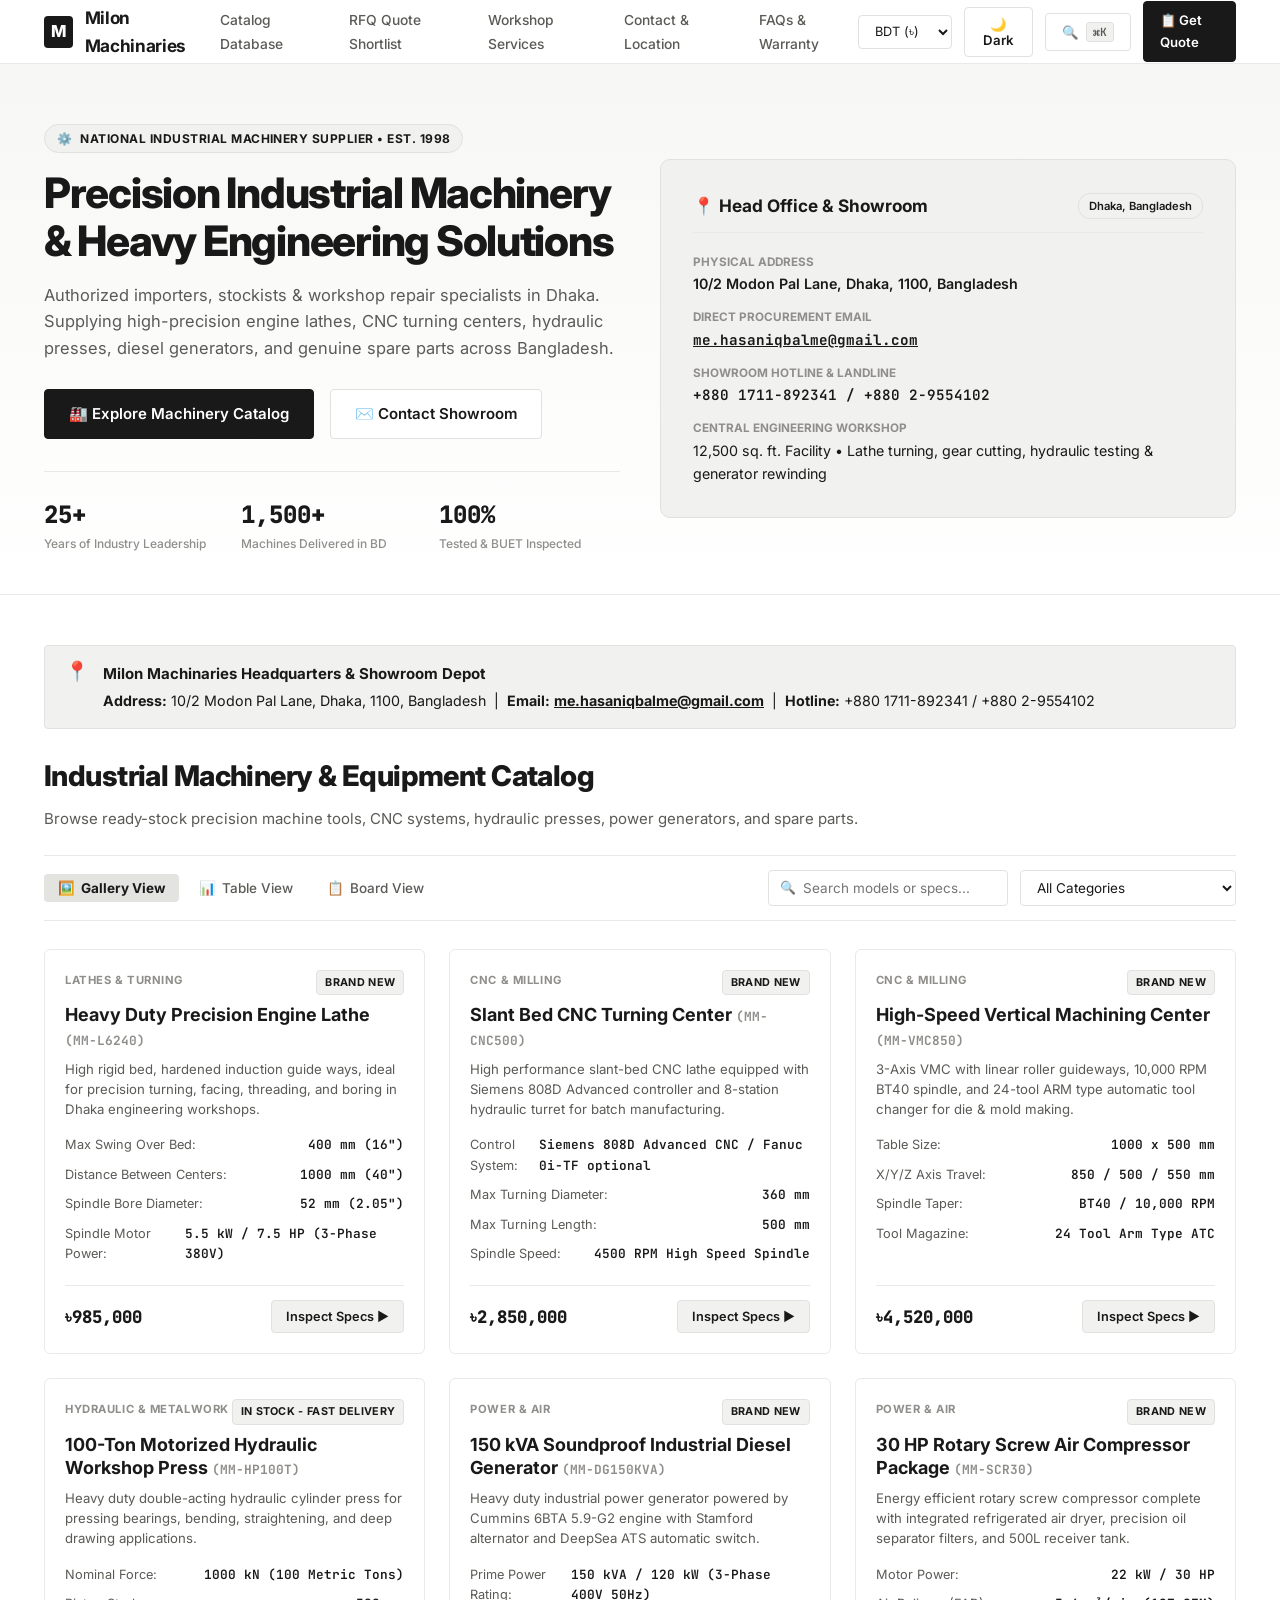
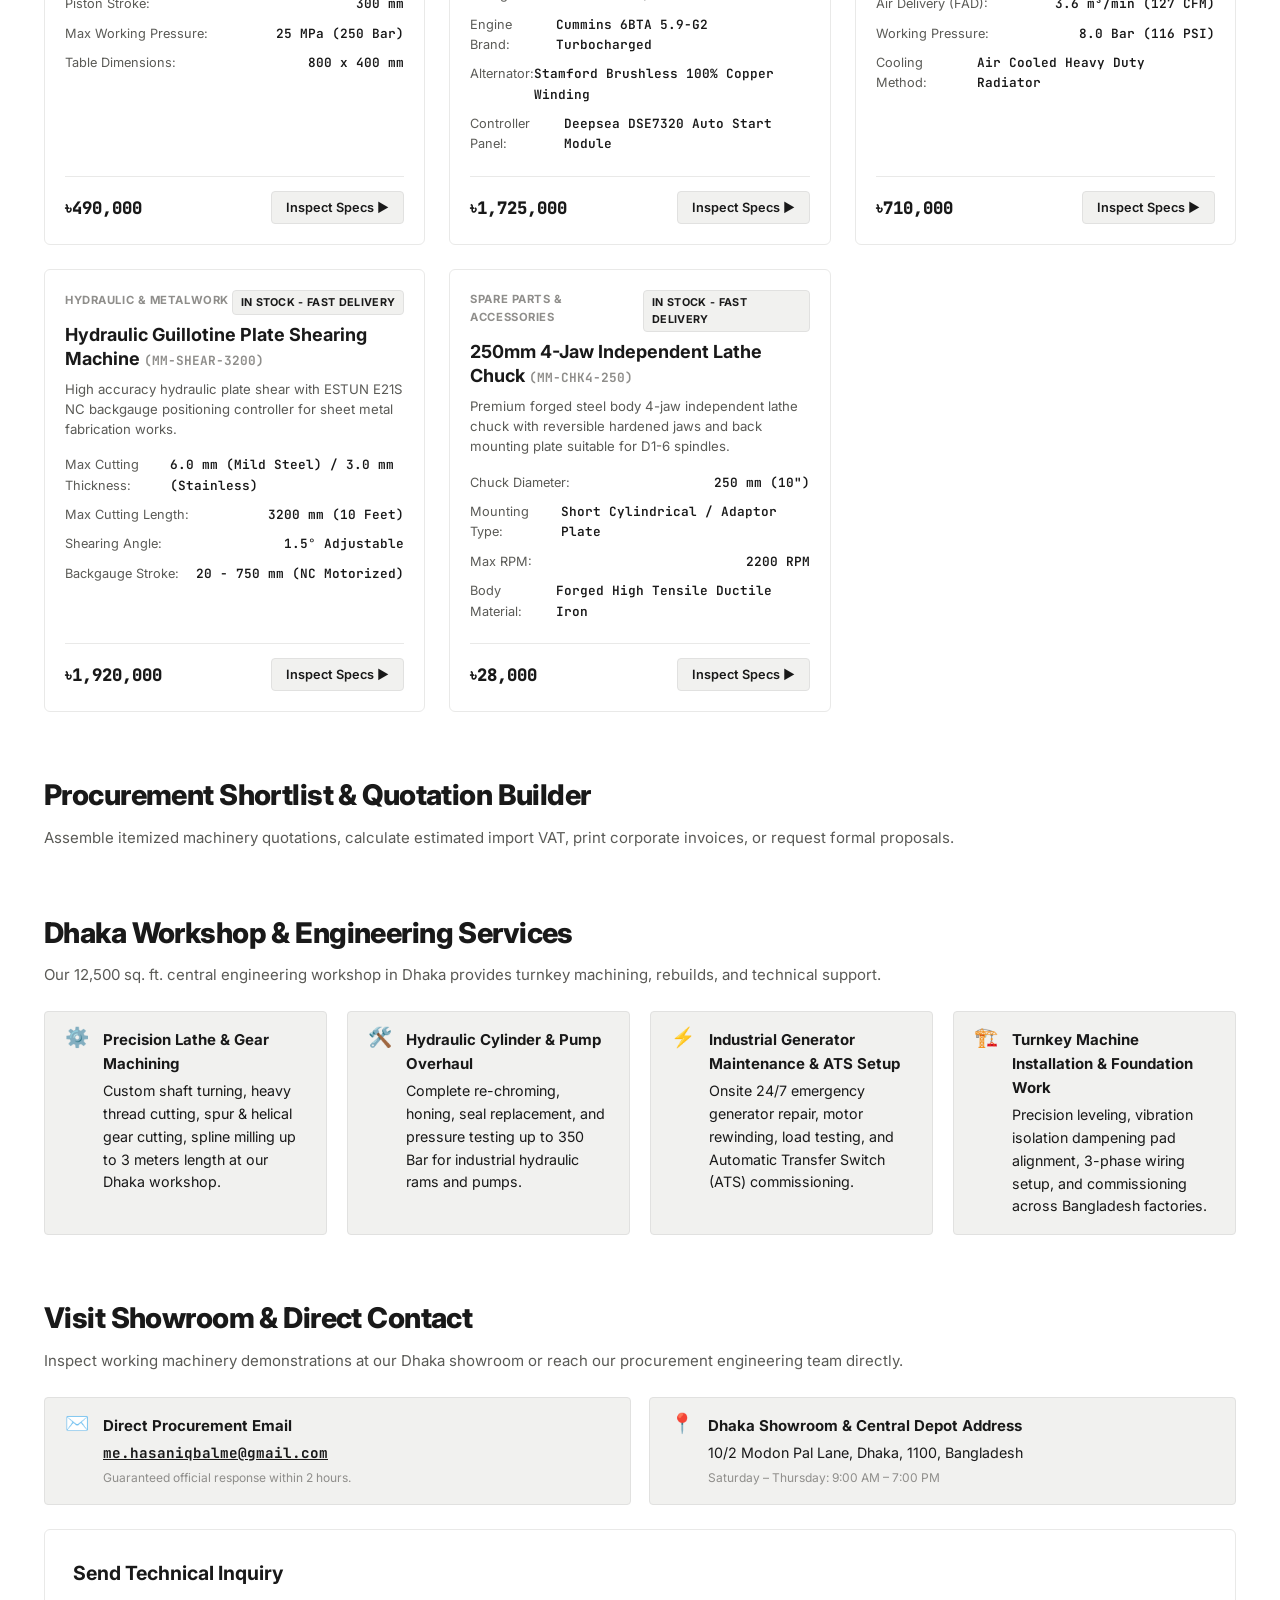
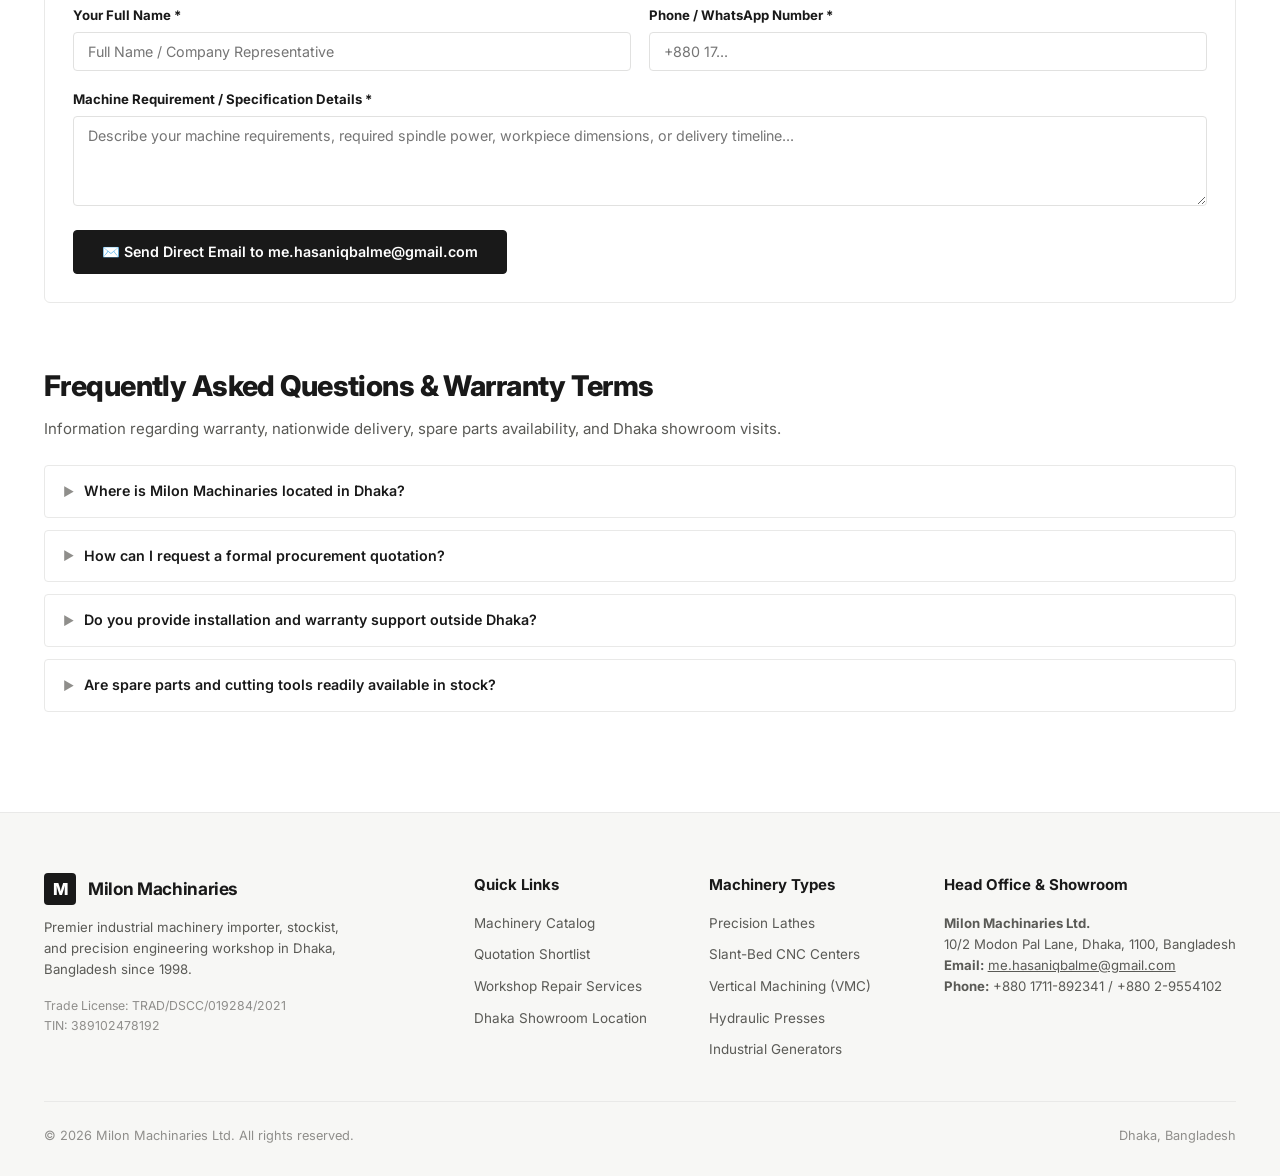
<file: index.html>
<!DOCTYPE html>
<html lang="en" data-theme="light">
<head>
  <meta charset="UTF-8">
  <meta name="viewport" content="width=device-width, initial-scale=1.0">
  
  <!-- Primary SEO Meta Tags -->
  <title>Milon Machinaries | Premier Industrial Machinery Supplier & Precision Engineering Dhaka Bangladesh</title>
  <meta name="title" content="Milon Machinaries | Premier Industrial Machinery Supplier & Precision Engineering Dhaka Bangladesh">
  <meta name="description" content="Milon Machinaries is Bangladesh's premier industrial supplier of precision engine lathes, CNC turning centers, hydraulic presses, diesel generators, rotary screw compressors, and genuine spare parts. Located at 10/2 Modon Pal Lane, Dhaka 1100. Contact: me.hasaniqbalme@gmail.com">
  <meta name="keywords" content="Milon Machinaries, lathe machine Bangladesh, CNC lathe Dhaka, industrial machinery Dhaka, hydraulic press Bangladesh, generator 150 kva, Modon Pal Lane Dhaka, engineering tools">
  <meta name="robots" content="index, follow">
  <meta name="author" content="Milon Machinaries Ltd.">

  <!-- Notion Style CSS -->
  <link rel="stylesheet" href="css/notion.css">
</head>
<body>

  <!-- ==========================================================================
       LANDING PAGE TOP GLOBAL NAVBAR
       ========================================================================== -->
  <header class="landing-navbar">
    <div class="container navbar-inner">
      <a href="#" class="brand-logo-group">
        <div class="brand-badge-icon">M</div>
        <span>Milon Machinaries</span>
      </a>

      <nav aria-label="Main Navigation">
        <ul class="nav-links-desktop">
          <li><a href="#catalog-section" class="nav-link">Catalog Database</a></li>
          <li><a href="#rfq-section" class="nav-link">RFQ Quote Shortlist</a></li>
          <li><a href="#services-section" class="nav-link">Workshop Services</a></li>
          <li><a href="#contact-section" class="nav-link">Contact & Location</a></li>
          <li><a href="#faq-section" class="nav-link">FAQs & Warranty</a></li>
        </ul>
      </nav>

      <div class="navbar-controls">
        <select id="currency-select" class="filter-select" style="height:34px; font-size:0.85rem;" aria-label="Select Currency">
          <option value="BDT">BDT (৳)</option>
          <option value="USD">USD ($)</option>
        </select>

        <button id="theme-toggle-btn" class="action-btn" aria-label="Toggle Theme">
          🌙 Dark
        </button>

        <button id="open-command-btn" class="action-btn" aria-label="Quick Search">
          <span>🔍</span>
          <span class="kbd-shortcut">⌘K</span>
        </button>

        <a href="#rfq-section" class="action-btn primary">
          📋 Get Quote <span id="rfq-count-badge" class="kbd-shortcut" style="display:none; background:var(--bg-main); color:var(--text-main);">0</span>
        </a>
      </div>
    </div>
  </header>

  <!-- ==========================================================================
       LANDING PAGE HERO SECTION
       ========================================================================== -->
  <section class="hero-section">
    <div class="container hero-grid">
      <div class="hero-content">
        <div class="hero-eyebrow">
          <span>⚙️</span> NATIONAL INDUSTRIAL MACHINERY SUPPLIER • EST. 1998
        </div>
        <h1 class="hero-title">
          Precision Industrial Machinery & Heavy Engineering Solutions
        </h1>
        <p class="hero-subtitle">
          Authorized importers, stockists & workshop repair specialists in Dhaka. Supplying high-precision engine lathes, CNC turning centers, hydraulic presses, diesel generators, and genuine spare parts across Bangladesh.
        </p>

        <div class="hero-cta-group">
          <a href="#catalog-section" class="action-btn primary" style="padding: 12px 24px; font-size: 1rem;">
            🏭 Explore Machinery Catalog
          </a>
          <a href="#contact-section" class="action-btn" style="padding: 12px 24px; font-size: 1rem;">
            ✉️ Contact Showroom
          </a>
        </div>

        <div class="stats-bar">
          <div class="stat-item">
            <span class="stat-number">25+</span>
            <span class="stat-label">Years of Industry Leadership</span>
          </div>
          <div class="stat-item">
            <span class="stat-number">1,500+</span>
            <span class="stat-label">Machines Delivered in BD</span>
          </div>
          <div class="stat-item">
            <span class="stat-number">100%</span>
            <span class="stat-label">Tested & BUET Inspected</span>
          </div>
        </div>
      </div>

      <div class="hero-info-card" style="background:var(--bg-callout); border:1px solid var(--border-subtle); border-radius:var(--radius-lg); padding:32px; display:flex; flex-direction:column; gap:20px;">
        <div style="font-weight:700; font-size:1.15rem; border-bottom:1px solid var(--border-light); padding-bottom:12px; display:flex; justify-content:space-between; align-items:center;">
          <span>📍 Head Office & Showroom</span>
          <span class="status-tag">Dhaka, Bangladesh</span>
        </div>

        <div style="display:flex; flex-direction:column; gap:12px; font-size:0.95rem;">
          <div>
            <strong style="color:var(--text-muted); font-size:0.78rem; text-transform:uppercase; display:block; margin-bottom:2px;">Physical Address</strong>
            <span style="font-weight:600;">10/2 Modon Pal Lane, Dhaka, 1100, Bangladesh</span>
          </div>

          <div>
            <strong style="color:var(--text-muted); font-size:0.78rem; text-transform:uppercase; display:block; margin-bottom:2px;">Direct Procurement Email</strong>
            <a href="mailto:me.hasaniqbalme@gmail.com" style="font-family:var(--font-mono); font-weight:700; text-decoration:underline;">me.hasaniqbalme@gmail.com</a>
          </div>

          <div>
            <strong style="color:var(--text-muted); font-size:0.78rem; text-transform:uppercase; display:block; margin-bottom:2px;">Showroom Hotline & Landline</strong>
            <span style="font-family:var(--font-mono); font-weight:600;">+880 1711-892341 / +880 2-9554102</span>
          </div>

          <div>
            <strong style="color:var(--text-muted); font-size:0.78rem; text-transform:uppercase; display:block; margin-bottom:2px;">Central Engineering Workshop</strong>
            <span>12,500 sq. ft. Facility • Lathe turning, gear cutting, hydraulic testing & generator rewinding</span>
          </div>
        </div>
      </div>
    </div>
  </section>

  <!-- ==========================================================================
       MAIN CONTENT LANDING PAGE BODY
       ========================================================================== -->
  <main class="container" style="padding-top: 50px; padding-bottom: 60px;">

    <!-- Company Callout Banner -->
    <div class="notion-callout">
      <span class="callout-icon">📍</span>
      <div class="callout-content">
        <div class="callout-title">Milon Machinaries Headquarters & Showroom Depot</div>
        <p>
          <strong>Address:</strong> 10/2 Modon Pal Lane, Dhaka, 1100, Bangladesh &nbsp;|&nbsp; 
          <strong>Email:</strong> <a href="mailto:me.hasaniqbalme@gmail.com" style="text-decoration:underline; font-weight:bold;">me.hasaniqbalme@gmail.com</a> &nbsp;|&nbsp; 
          <strong>Hotline:</strong> +880 1711-892341 / +880 2-9554102
        </p>
      </div>
    </div>

    <!-- ==========================================================================
         PAGE SECTION 1: MACHINERY CATALOG DATABASE
         ========================================================================== -->
    <section id="catalog-section" style="margin-bottom: 60px;">
      <div class="section-header-group">
        <h2 class="section-title">Industrial Machinery & Equipment Catalog</h2>
        <p class="section-subtitle">Browse ready-stock precision machine tools, CNC systems, hydraulic presses, power generators, and spare parts.</p>
      </div>

      <!-- Database Controls Bar -->
      <div class="database-controls-bar">
        <div class="view-tabs" role="tablist">
          <button class="view-tab active" data-view="gallery" role="tab" aria-selected="true">
            <span>🖼️</span> Gallery View
          </button>
          <button class="view-tab" data-view="table" role="tab" aria-selected="false">
            <span>📊</span> Table View
          </button>
          <button class="view-tab" data-view="board" role="tab" aria-selected="false">
            <span>📋</span> Board View
          </button>
        </div>

        <div class="filter-search-group">
          <div class="search-box">
            <span class="search-icon">🔍</span>
            <input type="text" id="search-input" placeholder="Search models or specs..." aria-label="Search machinery catalog" />
          </div>

          <select id="category-filter" class="filter-select" aria-label="Filter by category">
            <option value="all">All Categories</option>
          </select>
        </div>
      </div>

      <!-- Dynamic Machinery Catalog Container -->
      <div id="catalog-container" class="gallery-grid"></div>
    </section>

    <!-- ==========================================================================
         PAGE SECTION 2: RFQ QUOTE SHORTLIST & CALCULATOR
         ========================================================================== -->
    <section id="rfq-section" style="margin-bottom: 60px;">
      <div class="section-header-group">
        <h2 class="section-title">Procurement Shortlist & Quotation Builder</h2>
        <p class="section-subtitle">Assemble itemized machinery quotations, calculate estimated import VAT, print corporate invoices, or request formal proposals.</p>
      </div>
      <div id="rfq-section-container"></div>
    </section>

    <!-- ==========================================================================
         PAGE SECTION 3: WORKSHOP ENGINEERING SERVICES
         ========================================================================== -->
    <section id="services-section" style="margin-bottom: 60px;">
      <div class="section-header-group">
        <h2 class="section-title">Dhaka Workshop & Engineering Services</h2>
        <p class="section-subtitle">Our 12,500 sq. ft. central engineering workshop in Dhaka provides turnkey machining, rebuilds, and technical support.</p>
      </div>
      <div id="services-grid-container" style="display: grid; grid-template-columns: repeat(auto-fit, minmax(280px, 1fr)); gap: 20px;"></div>
    </section>

    <!-- ==========================================================================
         PAGE SECTION 4: SHOWROOM LOCATION & CONTACT
         ========================================================================== -->
    <section id="contact-section" style="margin-bottom: 60px;">
      <div class="section-header-group">
        <h2 class="section-title">Visit Showroom & Direct Contact</h2>
        <p class="section-subtitle">Inspect working machinery demonstrations at our Dhaka showroom or reach our procurement engineering team directly.</p>
      </div>

      <div class="form-grid" style="margin-bottom: 24px;">
        <div class="notion-callout" style="grid-column: span 1; margin: 0;">
          <span class="callout-icon">✉️</span>
          <div class="callout-content">
            <div class="callout-title">Direct Procurement Email</div>
            <p><a href="mailto:me.hasaniqbalme@gmail.com" style="font-family:var(--font-mono); font-weight:bold; text-decoration:underline;">me.hasaniqbalme@gmail.com</a></p>
            <p style="font-size:0.8rem; color:var(--text-muted); margin-top:4px;">Guaranteed official response within 2 hours.</p>
          </div>
        </div>

        <div class="notion-callout" style="grid-column: span 1; margin: 0;">
          <span class="callout-icon">📍</span>
          <div class="callout-content">
            <div class="callout-title">Dhaka Showroom & Central Depot Address</div>
            <p>10/2 Modon Pal Lane, Dhaka, 1100, Bangladesh</p>
            <p style="font-size:0.8rem; color:var(--text-muted); margin-top:4px;">Saturday – Thursday: 9:00 AM – 7:00 PM</p>
          </div>
        </div>
      </div>

      <div class="rfq-container">
        <h3 style="font-size: 1.3rem; font-weight: 700; margin-bottom: 16px;">Send Technical Inquiry</h3>
        <form id="contact-direct-form">
          <div class="form-grid">
            <div class="form-group">
              <label class="form-label">Your Full Name *</label>
              <input type="text" id="contact-name" required placeholder="Full Name / Company Representative" />
            </div>
            <div class="form-group">
              <label class="form-label">Phone / WhatsApp Number *</label>
              <input type="text" id="contact-phone" required placeholder="+880 17..." />
            </div>
            <div class="form-group full-width">
              <label class="form-label">Machine Requirement / Specification Details *</label>
              <textarea id="contact-message" rows="4" required placeholder="Describe your machine requirements, required spindle power, workpiece dimensions, or delivery timeline..."></textarea>
            </div>
          </div>
          <button type="submit" class="action-btn primary" style="padding: 12px 28px; font-size: 0.95rem;">
            ✉️ Send Direct Email to me.hasaniqbalme@gmail.com
          </button>
        </form>
      </div>
    </section>

    <!-- ==========================================================================
         PAGE SECTION 5: FAQS & WARRANTY ACCORDION
         ========================================================================== -->
    <section id="faq-section" style="margin-bottom: 40px;">
      <div class="section-header-group">
        <h2 class="section-title">Frequently Asked Questions & Warranty Terms</h2>
        <p class="section-subtitle">Information regarding warranty, nationwide delivery, spare parts availability, and Dhaka showroom visits.</p>
      </div>
      <div id="faq-container"></div>
    </section>

  </main>

  <!-- ==========================================================================
       LANDING PAGE FOOTER
       ========================================================================== -->
  <footer class="landing-footer">
    <div class="container">
      <div class="footer-grid">
        <div>
          <div class="brand-logo-group" style="margin-bottom: 12px;">
            <div class="brand-badge-icon">M</div>
            <span>Milon Machinaries</span>
          </div>
          <p style="font-size: 0.88rem; color: var(--text-secondary); max-width: 320px; margin-bottom: 16px;">
            Premier industrial machinery importer, stockist, and precision engineering workshop in Dhaka, Bangladesh since 1998.
          </p>
          <div style="font-size: 0.82rem; color: var(--text-muted);">
            Trade License: TRAD/DSCC/019284/2021<br>TIN: 389102478192
          </div>
        </div>

        <div>
          <h4 class="footer-col-title">Quick Links</h4>
          <ul class="footer-links">
            <li><a href="#catalog-section">Machinery Catalog</a></li>
            <li><a href="#rfq-section">Quotation Shortlist</a></li>
            <li><a href="#services-section">Workshop Repair Services</a></li>
            <li><a href="#contact-section">Dhaka Showroom Location</a></li>
          </ul>
        </div>

        <div>
          <h4 class="footer-col-title">Machinery Types</h4>
          <ul class="footer-links">
            <li>Precision Lathes</li>
            <li>Slant-Bed CNC Centers</li>
            <li>Vertical Machining (VMC)</li>
            <li>Hydraulic Presses</li>
            <li>Industrial Generators</li>
          </ul>
        </div>

        <div>
          <h4 class="footer-col-title">Head Office & Showroom</h4>
          <address style="font-style: normal; font-size: 0.88rem; color: var(--text-secondary); line-height: 1.6;">
            <strong>Milon Machinaries Ltd.</strong><br>
            10/2 Modon Pal Lane, Dhaka, 1100, Bangladesh<br>
            <strong>Email:</strong> <a href="mailto:me.hasaniqbalme@gmail.com" style="text-decoration: underline;">me.hasaniqbalme@gmail.com</a><br>
            <strong>Phone:</strong> +880 1711-892341 / +880 2-9554102
          </address>
        </div>
      </div>

      <div class="footer-bottom">
        <span>© 2026 Milon Machinaries Ltd. All rights reserved.</span>
        <span>Dhaka, Bangladesh</span>
      </div>
    </div>
  </footer>

  <!-- ==========================================================================
       NOTION SIDE DRAWER MODAL
       ========================================================================== -->
  <div class="drawer-overlay" id="drawer-overlay" aria-hidden="true">
    <div class="notion-drawer" role="dialog" aria-modal="true" aria-label="Machinery Details Peek View">
      <div class="drawer-header">
        <span style="font-size: 0.85rem; font-weight: 700; color: var(--text-muted); text-transform: uppercase; letter-spacing: 0.05em;">
          Machinery Detail Peek
        </span>
        <button class="drawer-close-btn" id="drawer-close-btn" aria-label="Close drawer">✕</button>
      </div>
      <div class="drawer-body" id="drawer-body">
        <!-- Dynamically rendered by JS -->
      </div>
    </div>
  </div>

  <!-- ==========================================================================
       COMMAND PALETTE MODAL (⌘K)
       ========================================================================== -->
  <div class="command-modal" id="command-modal" role="dialog" aria-modal="true" aria-label="Quick Search Command Palette">
    <div class="command-input-wrapper">
      <span style="font-size: 1.2rem; color: var(--text-muted); margin-right: 8px;">🔍</span>
      <input type="text" id="command-input" placeholder="Type a machine name, model number, or keyword..." aria-label="Type command or search query" />
      <span class="kbd-shortcut">ESC</span>
    </div>
    <ul class="command-results-list" id="command-results">
      <!-- Dynamically populated by JS -->
    </ul>
  </div>

  <!-- App Scripts -->
  <script src="js/data.js"></script>
  <script src="js/app.js"></script>
</body>
</html>
</file>
<file: css/notion.css>
/* ==========================================================================
   MILON MACHINARIES - NOTION MONOCHROME LANDING PAGE
   Monochrome Aesthetic (Black, White, Charcoal, Clean Neutral Grays)
   ========================================================================== */

@import url('https://fonts.googleapis.com/css2?family=Inter:wght@300;400;500;600;700;800&family=JetBrains+Mono:wght@400;500;600;700&display=swap');

:root {
  /* Notion Light Theme Tokens */
  --bg-main: #FFFFFF;
  --bg-secondary: #F7F7F5;
  --bg-card: #FFFFFF;
  --bg-hover: #F1F1EF;
  --bg-active: #E3E3E0;
  --bg-callout: #F1F1EF;
  --bg-tag: #F1F1EF;
  --bg-overlay: rgba(15, 15, 15, 0.4);
  
  --border-light: #E9E9E8;
  --border-subtle: #E1E1E0;
  --border-strong: #BFBFC0;
  --border-focus: #000000;
  
  --text-main: #191919;
  --text-secondary: #5A5A56;
  --text-muted: #8F8E8B;
  --text-inverse: #FFFFFF;
  
  --accent-black: #000000;
  --accent-gray: #333333;
  
  --font-sans: 'Inter', -apple-system, BlinkMacSystemFont, "Segoe UI", Roboto, sans-serif;
  --font-mono: 'JetBrains Mono', SFMono-Regular, Consolas, monospace;
  
  --radius-sm: 4px;
  --radius-md: 6px;
  --radius-lg: 10px;
  --radius-xl: 16px;
  
  --shadow-sm: 0 1px 3px rgba(0, 0, 0, 0.05);
  --shadow-md: 0 4px 16px rgba(0, 0, 0, 0.08), 0 0 0 1px rgba(0, 0, 0, 0.04);
  --shadow-lg: 0 16px 40px rgba(0, 0, 0, 0.12), 0 0 0 1px rgba(0, 0, 0, 0.06);

  --transition-fast: 0.15s ease;
  --transition-normal: 0.25s ease;
}

/* Notion Dark Theme Tokens */
[data-theme="dark"] {
  --bg-main: #121212;
  --bg-sidebar: #1A1A1A;
  --bg-secondary: #1C1C1C;
  --bg-card: #222222;
  --bg-hover: #2A2A2A;
  --bg-active: #333333;
  --bg-callout: #202020;
  --bg-tag: #2C2C2C;
  --bg-overlay: rgba(0, 0, 0, 0.8);
  
  --border-light: #2A2A2A;
  --border-subtle: #333333;
  --border-strong: #555555;
  --border-focus: #FFFFFF;
  
  --text-main: #EDEDED;
  --text-secondary: #AAAAAA;
  --text-muted: #777777;
  --text-inverse: #121212;
  
  --accent-black: #FFFFFF;
  --accent-gray: #DDDDDD;
  
  --shadow-sm: 0 1px 3px rgba(0, 0, 0, 0.4);
  --shadow-md: 0 4px 16px rgba(0, 0, 0, 0.5), 0 0 0 1px rgba(255, 255, 255, 0.05);
  --shadow-lg: 0 16px 40px rgba(0, 0, 0, 0.7), 0 0 0 1px rgba(255, 255, 255, 0.08);
}

/* Reset & Base Rules */
*, *::before, *::after {
  box-sizing: border-box;
  margin: 0;
  padding: 0;
}

html {
  font-size: 15px;
  scroll-behavior: smooth;
  -webkit-font-smoothing: antialiased;
}

body {
  font-family: var(--font-sans);
  background-color: var(--bg-main);
  color: var(--text-main);
  line-height: 1.6;
  min-height: 100vh;
  display: flex;
  flex-direction: column;
  transition: background-color var(--transition-normal), color var(--transition-normal);
}

/* Strict Monochrome Rule for Media & Imagery */
img {
  max-width: 100%;
  height: auto;
  display: block;
  filter: grayscale(100%);
  transition: filter var(--transition-normal);
}

a {
  color: inherit;
  text-decoration: none;
}

button {
  font-family: inherit;
  cursor: pointer;
  border: none;
  background: none;
  color: inherit;
}

input, select, textarea {
  font-family: inherit;
  font-size: 0.95rem;
  color: inherit;
  background: var(--bg-card);
  border: 1px solid var(--border-subtle);
  border-radius: var(--radius-sm);
  padding: 10px 14px;
  outline: none;
  transition: border-color var(--transition-fast), background-color var(--transition-fast);
}

input:focus, select:focus, textarea:focus {
  border-color: var(--border-focus);
}

.container {
  width: 100%;
  max-width: 1240px;
  margin: 0 auto;
  padding: 0 24px;
}

/* ==========================================================================
   LANDING PAGE TOP GLOBAL NAVBAR
   ========================================================================== */

.landing-navbar {
  position: sticky;
  top: 0;
  z-index: 100;
  background-color: var(--bg-main);
  border-bottom: 1px solid var(--border-light);
  backdrop-filter: blur(12px);
  height: 64px;
  display: flex;
  align-items: center;
}

.navbar-inner {
  display: flex;
  align-items: center;
  justify-content: space-between;
  width: 100%;
}

.brand-logo-group {
  display: flex;
  align-items: center;
  gap: 12px;
  font-weight: 700;
  font-size: 1.15rem;
  letter-spacing: -0.02em;
}

.brand-badge-icon {
  width: 32px;
  height: 32px;
  background: var(--text-main);
  color: var(--bg-main);
  border-radius: var(--radius-sm);
  display: flex;
  align-items: center;
  justify-content: center;
  font-weight: 800;
  font-size: 1.1rem;
}

.nav-links-desktop {
  display: flex;
  align-items: center;
  gap: 24px;
  list-style: none;
}

.nav-link {
  font-size: 0.92rem;
  font-weight: 500;
  color: var(--text-secondary);
  transition: color var(--transition-fast);
}

.nav-link:hover {
  color: var(--text-main);
}

.navbar-controls {
  display: flex;
  align-items: center;
  gap: 12px;
}

.action-btn {
  display: inline-flex;
  align-items: center;
  gap: 8px;
  padding: 8px 16px;
  border-radius: var(--radius-sm);
  font-size: 0.88rem;
  font-weight: 600;
  border: 1px solid var(--border-subtle);
  background-color: var(--bg-card);
  transition: all var(--transition-fast);
}

.action-btn:hover {
  background-color: var(--bg-hover);
  border-color: var(--border-strong);
}

.action-btn.primary {
  background-color: var(--text-main);
  color: var(--bg-main);
  border-color: var(--text-main);
}

.action-btn.primary:hover {
  opacity: 0.9;
  transform: translateY(-1px);
}

.kbd-shortcut {
  font-family: var(--font-mono);
  font-size: 0.75rem;
  padding: 2px 6px;
  background: var(--bg-hover);
  border: 1px solid var(--border-subtle);
  border-radius: 3px;
  color: var(--text-secondary);
}

/* ==========================================================================
   LANDING PAGE HERO SECTION
   ========================================================================== */

.hero-section {
  padding: 60px 0 40px 0;
  border-bottom: 1px solid var(--border-light);
  background: linear-gradient(180deg, var(--bg-secondary) 0%, var(--bg-main) 100%);
}

.hero-grid {
  display: grid;
  grid-template-columns: 1fr 1fr;
  gap: 40px;
  align-items: center;
}

.hero-eyebrow {
  display: inline-flex;
  align-items: center;
  gap: 8px;
  padding: 4px 12px;
  border-radius: 20px;
  background-color: var(--bg-callout);
  border: 1px solid var(--border-subtle);
  font-size: 0.8rem;
  font-weight: 700;
  letter-spacing: 0.04em;
  text-transform: uppercase;
  color: var(--text-main);
  margin-bottom: 16px;
}

.hero-title {
  font-size: 2.8rem;
  font-weight: 800;
  line-height: 1.15;
  letter-spacing: -0.03em;
  margin-bottom: 16px;
}

.hero-subtitle {
  font-size: 1.1rem;
  color: var(--text-secondary);
  margin-bottom: 28px;
  line-height: 1.6;
}

.hero-cta-group {
  display: flex;
  align-items: center;
  gap: 16px;
  margin-bottom: 32px;
  flex-wrap: wrap;
}

.stats-bar {
  display: grid;
  grid-template-columns: repeat(3, 1fr);
  gap: 16px;
  padding-top: 24px;
  border-top: 1px solid var(--border-light);
}

.stat-item {
  display: flex;
  flex-direction: column;
}

.stat-number {
  font-family: var(--font-mono);
  font-size: 1.6rem;
  font-weight: 800;
  color: var(--text-main);
}

.stat-label {
  font-size: 0.8rem;
  color: var(--text-muted);
  font-weight: 500;
}

.hero-media-wrapper {
  position: relative;
  border-radius: var(--radius-lg);
  overflow: hidden;
  border: 1px solid var(--border-strong);
  box-shadow: var(--shadow-lg);
  background-color: var(--bg-secondary);
}

.hero-media-wrapper img {
  width: 100%;
  height: 380px;
  object-fit: cover;
}

.hero-media-overlay {
  position: absolute;
  bottom: 16px;
  left: 16px;
  right: 16px;
  padding: 12px 16px;
  background-color: rgba(0, 0, 0, 0.85);
  color: white;
  border-radius: var(--radius-sm);
  font-size: 0.85rem;
  display: flex;
  align-items: center;
  justify-content: space-between;
  backdrop-filter: blur(4px);
}

/* ==========================================================================
   NOTION CALLOUTS & TOGGLE ACCORDIONS
   ========================================================================== */

.notion-callout {
  display: flex;
  gap: 14px;
  padding: 16px 20px;
  background-color: var(--bg-callout);
  border: 1px solid var(--border-subtle);
  border-radius: var(--radius-sm);
  margin-bottom: 24px;
  font-size: 0.95rem;
  align-items: flex-start;
}

.callout-icon {
  font-size: 1.3rem;
  line-height: 1;
}

.callout-content {
  flex: 1;
}

.callout-title {
  font-weight: 700;
  margin-bottom: 4px;
  font-size: 1rem;
}

.notion-toggle {
  border: 1px solid var(--border-light);
  border-radius: var(--radius-sm);
  margin-bottom: 12px;
  background: var(--bg-card);
  overflow: hidden;
}

.toggle-summary {
  padding: 14px 18px;
  font-weight: 600;
  font-size: 0.95rem;
  cursor: pointer;
  display: flex;
  align-items: center;
  gap: 10px;
  user-select: none;
  list-style: none;
  transition: background-color var(--transition-fast);
}

.toggle-summary::-webkit-details-marker {
  display: none;
}

.toggle-summary:hover {
  background-color: var(--bg-hover);
}

.toggle-arrow {
  display: inline-block;
  transition: transform var(--transition-fast);
  font-size: 0.8rem;
  color: var(--text-muted);
}

details[open] .toggle-arrow {
  transform: rotate(90deg);
}

.toggle-content {
  padding: 14px 18px 18px 42px;
  border-top: 1px solid var(--border-light);
  color: var(--text-secondary);
  font-size: 0.92rem;
  background-color: var(--bg-main);
}

/* ==========================================================================
   LANDING PAGE CATALOG DATABASE SECTION
   ========================================================================== */

.section-header-group {
  margin-bottom: 24px;
  text-align: left;
}

.section-title {
  font-size: 1.9rem;
  font-weight: 800;
  letter-spacing: -0.02em;
  margin-bottom: 8px;
}

.section-subtitle {
  font-size: 1rem;
  color: var(--text-secondary);
}

.database-controls-bar {
  display: flex;
  flex-wrap: wrap;
  align-items: center;
  justify-content: space-between;
  gap: 16px;
  padding: 14px 0;
  border-top: 1px solid var(--border-light);
  border-bottom: 1px solid var(--border-light);
  margin-bottom: 28px;
}

.view-tabs {
  display: flex;
  align-items: center;
  gap: 6px;
}

.view-tab {
  display: flex;
  align-items: center;
  gap: 6px;
  padding: 6px 14px;
  border-radius: var(--radius-sm);
  font-size: 0.9rem;
  font-weight: 500;
  color: var(--text-secondary);
  cursor: pointer;
  transition: all var(--transition-fast);
}

.view-tab:hover {
  background-color: var(--bg-hover);
  color: var(--text-main);
}

.view-tab.active {
  background-color: var(--bg-active);
  color: var(--text-main);
  font-weight: 700;
}

.filter-search-group {
  display: flex;
  align-items: center;
  gap: 12px;
  flex-wrap: wrap;
}

.search-box {
  position: relative;
  width: 240px;
}

.search-box input {
  width: 100%;
  padding-left: 34px;
  padding-right: 12px;
  height: 36px;
  font-size: 0.9rem;
}

.search-icon {
  position: absolute;
  left: 12px;
  top: 50%;
  transform: translateY(-50%);
  color: var(--text-muted);
  font-size: 0.85rem;
  pointer-events: none;
}

.filter-select {
  height: 36px;
  font-size: 0.9rem;
  padding: 0 12px;
}

/* ==========================================================================
   CATALOG GRID & CARDS
   ========================================================================== */

.gallery-grid {
  display: grid;
  grid-template-columns: repeat(auto-fill, minmax(340px, 1fr));
  gap: 24px;
  margin-bottom: 40px;
}

.machinery-card {
  background-color: var(--bg-card);
  border: 1px solid var(--border-light);
  border-radius: var(--radius-md);
  overflow: hidden;
  display: flex;
  flex-direction: column;
  transition: transform var(--transition-fast), box-shadow var(--transition-fast), border-color var(--transition-fast);
  cursor: pointer;
}

.machinery-card:hover {
  transform: translateY(-3px);
  box-shadow: var(--shadow-md);
  border-color: var(--border-strong);
}

.card-badge {
  padding: 3px 8px;
  border-radius: var(--radius-sm);
  font-size: 0.72rem;
  font-weight: 700;
  letter-spacing: 0.03em;
  text-transform: uppercase;
  background: var(--bg-tag);
  color: var(--text-main);
  border: 1px solid var(--border-subtle);
}

.card-content {
  padding: 20px;
  display: flex;
  flex-direction: column;
  flex: 1;
}

.card-category {
  font-size: 0.75rem;
  font-weight: 700;
  text-transform: uppercase;
  letter-spacing: 0.05em;
  color: var(--text-muted);
  margin-bottom: 6px;
}

.card-title {
  font-size: 1.2rem;
  font-weight: 700;
  margin-bottom: 10px;
  line-height: 1.3;
}

.card-specs-list {
  list-style: none;
  font-size: 0.85rem;
  color: var(--text-secondary);
  display: flex;
  flex-direction: column;
  gap: 6px;
  margin-bottom: 18px;
}

.card-specs-list li {
  display: flex;
  justify-content: space-between;
  border-bottom: 1px stroke var(--border-light);
  padding-bottom: 3px;
}

.card-specs-list span.val {
  font-family: var(--font-mono);
  font-weight: 600;
  color: var(--text-main);
}

.card-footer {
  margin-top: auto;
  padding-top: 14px;
  border-top: 1px solid var(--border-light);
  display: flex;
  align-items: center;
  justify-content: space-between;
}

.card-price {
  font-family: var(--font-mono);
  font-size: 1.15rem;
  font-weight: 800;
}

.card-btn {
  padding: 8px 14px;
  font-size: 0.85rem;
  font-weight: 600;
  border-radius: var(--radius-sm);
  background-color: var(--bg-hover);
  border: 1px solid var(--border-subtle);
  transition: all var(--transition-fast);
}

.machinery-card:hover .card-btn {
  background-color: var(--text-main);
  color: var(--bg-main);
  border-color: var(--text-main);
}

/* ==========================================================================
   TABLE & BOARD VIEWS
   ========================================================================== */

.table-wrapper {
  width: 100%;
  overflow-x: auto;
  border: 1px solid var(--border-light);
  border-radius: var(--radius-md);
  margin-bottom: 40px;
  background-color: var(--bg-card);
}

.notion-table {
  width: 100%;
  border-collapse: collapse;
  text-align: left;
  font-size: 0.92rem;
}

.notion-table th {
  padding: 12px 16px;
  font-weight: 700;
  font-size: 0.8rem;
  text-transform: uppercase;
  letter-spacing: 0.03em;
  color: var(--text-muted);
  border-bottom: 1px solid var(--border-strong);
  background-color: var(--bg-secondary);
}

.notion-table td {
  padding: 14px 16px;
  border-bottom: 1px solid var(--border-light);
  vertical-align: middle;
}

.notion-table tr:hover td {
  background-color: var(--bg-hover);
}

.mono-cell {
  font-family: var(--font-mono);
}

.status-tag {
  display: inline-block;
  padding: 3px 10px;
  border-radius: 12px;
  font-size: 0.75rem;
  font-weight: 600;
  border: 1px solid var(--border-subtle);
  background: var(--bg-tag);
}

/* ==========================================================================
   NOTION SIDE DRAWER MODAL
   ========================================================================== */

.drawer-overlay {
  position: fixed;
  top: 0; left: 0; right: 0; bottom: 0;
  background-color: var(--bg-overlay);
  z-index: 1000;
  opacity: 0;
  pointer-events: none;
  transition: opacity var(--transition-normal);
  backdrop-filter: blur(4px);
}

.drawer-overlay.active {
  opacity: 1;
  pointer-events: auto;
}

.notion-drawer {
  position: fixed;
  top: 0; right: 0; bottom: 0;
  width: 100%;
  max-width: 680px;
  background-color: var(--bg-main);
  box-shadow: var(--shadow-lg);
  z-index: 1001;
  transform: translateX(100%);
  transition: transform var(--transition-normal);
  display: flex;
  flex-direction: column;
  border-left: 1px solid var(--border-light);
}

.drawer-overlay.active .notion-drawer {
  transform: translateX(0);
}

.drawer-header {
  padding: 18px 24px;
  border-bottom: 1px solid var(--border-light);
  display: flex;
  align-items: center;
  justify-content: space-between;
  background-color: var(--bg-secondary);
}

.drawer-close-btn {
  width: 32px; height: 32px;
  border-radius: var(--radius-sm);
  display: flex; align-items: center; justify-content: center;
  font-size: 1.2rem;
  transition: background-color var(--transition-fast);
}

.drawer-close-btn:hover {
  background-color: var(--bg-hover);
}

.drawer-body {
  padding: 32px 28px;
  overflow-y: auto;
  flex: 1;
}

.drawer-image-wrapper {
  width: 100%;
  height: 300px;
  background-color: var(--bg-secondary);
  border-radius: var(--radius-md);
  overflow: hidden;
  margin-bottom: 24px;
  border: 1px solid var(--border-light);
}

.drawer-image-wrapper img {
  width: 100%;
  height: 100%;
  object-fit: cover;
}

.spec-grid {
  display: grid;
  grid-template-columns: repeat(2, 1fr);
  gap: 14px;
  margin: 20px 0;
  padding: 18px;
  background-color: var(--bg-secondary);
  border-radius: var(--radius-sm);
  border: 1px solid var(--border-light);
}

.spec-item {
  display: flex;
  flex-direction: column;
}

.spec-label {
  font-size: 0.78rem;
  text-transform: uppercase;
  color: var(--text-muted);
  font-weight: 700;
}

.spec-val {
  font-family: var(--font-mono);
  font-size: 0.98rem;
  font-weight: 600;
}

/* ==========================================================================
   COMMAND PALETTE MODAL (⌘K)
   ========================================================================== */

.command-modal {
  position: fixed;
  top: 15%;
  left: 50%;
  transform: translateX(-50%) translateY(-20px);
  width: 90%;
  max-width: 600px;
  background-color: var(--bg-main);
  border: 1px solid var(--border-strong);
  border-radius: var(--radius-md);
  box-shadow: var(--shadow-lg);
  z-index: 1100;
  opacity: 0;
  pointer-events: none;
  transition: opacity var(--transition-fast), transform var(--transition-fast);
}

.command-modal.active {
  opacity: 1;
  pointer-events: auto;
  transform: translateX(-50%) translateY(0);
}

.command-input-wrapper {
  display: flex;
  align-items: center;
  padding: 16px 20px;
  border-bottom: 1px solid var(--border-light);
}

.command-input-wrapper input {
  border: none;
  font-size: 1.15rem;
  width: 100%;
  padding: 0 10px;
}

.command-results-list {
  max-height: 360px;
  overflow-y: auto;
  padding: 8px 0;
  list-style: none;
}

.command-item {
  padding: 12px 20px;
  display: flex;
  align-items: center;
  justify-content: space-between;
  cursor: pointer;
  transition: background-color var(--transition-fast);
}

.command-item:hover {
  background-color: var(--bg-hover);
}

/* ==========================================================================
   RFQ & QUOTE CALCULATOR
   ========================================================================== */

.rfq-container {
  background-color: var(--bg-card);
  border: 1px solid var(--border-light);
  border-radius: var(--radius-md);
  padding: 28px;
  margin-bottom: 40px;
}

.form-grid {
  display: grid;
  grid-template-columns: repeat(2, 1fr);
  gap: 18px;
  margin-bottom: 24px;
}

.form-group {
  display: flex;
  flex-direction: column;
  gap: 6px;
}

.form-group.full-width {
  grid-column: span 2;
}

.form-label {
  font-size: 0.88rem;
  font-weight: 700;
}

.quote-summary-box {
  background-color: var(--bg-secondary);
  border: 1px solid var(--border-light);
  border-radius: var(--radius-sm);
  padding: 18px;
  margin-top: 20px;
  display: flex;
  flex-direction: column;
  gap: 10px;
}

.summary-row {
  display: flex;
  justify-content: space-between;
  font-size: 0.95rem;
}

.summary-row.total {
  font-size: 1.2rem;
  font-weight: 800;
  border-top: 1px solid var(--border-light);
  padding-top: 10px;
  font-family: var(--font-mono);
}

/* ==========================================================================
   TOAST NOTIFICATION
   ========================================================================== */

.toast-container {
  position: fixed;
  bottom: 28px; right: 28px;
  z-index: 2000;
  display: flex; flex-direction: column; gap: 10px;
}

.toast {
  background-color: var(--text-main);
  color: var(--bg-main);
  padding: 14px 20px;
  border-radius: var(--radius-sm);
  font-size: 0.92rem;
  font-weight: 600;
  box-shadow: var(--shadow-md);
  display: flex; align-items: center; gap: 12px;
  animation: slideUp 0.3s ease forwards;
}

@keyframes slideUp {
  from { opacity: 0; transform: translateY(20px); }
  to { opacity: 1; transform: translateY(0); }
}

/* ==========================================================================
   LANDING PAGE FOOTER
   ========================================================================== */

.landing-footer {
  background-color: var(--bg-secondary);
  border-top: 1px solid var(--border-light);
  padding: 60px 0 30px 0;
  margin-top: auto;
}

.footer-grid {
  display: grid;
  grid-template-columns: 2fr 1fr 1fr 1.5fr;
  gap: 40px;
  margin-bottom: 40px;
}

.footer-col-title {
  font-size: 1rem;
  font-weight: 700;
  margin-bottom: 16px;
}

.footer-links {
  list-style: none;
  display: flex;
  flex-direction: column;
  gap: 10px;
  font-size: 0.9rem;
  color: var(--text-secondary);
}

.footer-links a:hover {
  color: var(--text-main);
}

.footer-bottom {
  border-top: 1px solid var(--border-light);
  padding-top: 24px;
  display: flex;
  align-items: center;
  justify-content: space-between;
  font-size: 0.85rem;
  color: var(--text-muted);
}

/* ==========================================================================
   RESPONSIVE DESIGN
   ========================================================================== */

@media (max-width: 900px) {
  .hero-grid {
    grid-template-columns: 1fr;
  }

  .nav-links-desktop {
    display: none;
  }

  .form-grid {
    grid-template-columns: 1fr;
  }

  .form-group.full-width {
    grid-column: span 1;
  }

  .footer-grid {
    grid-template-columns: 1fr 1fr;
  }
}

@media (max-width: 600px) {
  .gallery-grid {
    grid-template-columns: 1fr;
  }

  .footer-grid {
    grid-template-columns: 1fr;
  }

  .hero-title {
    font-size: 2.1rem;
  }
}
</file>
